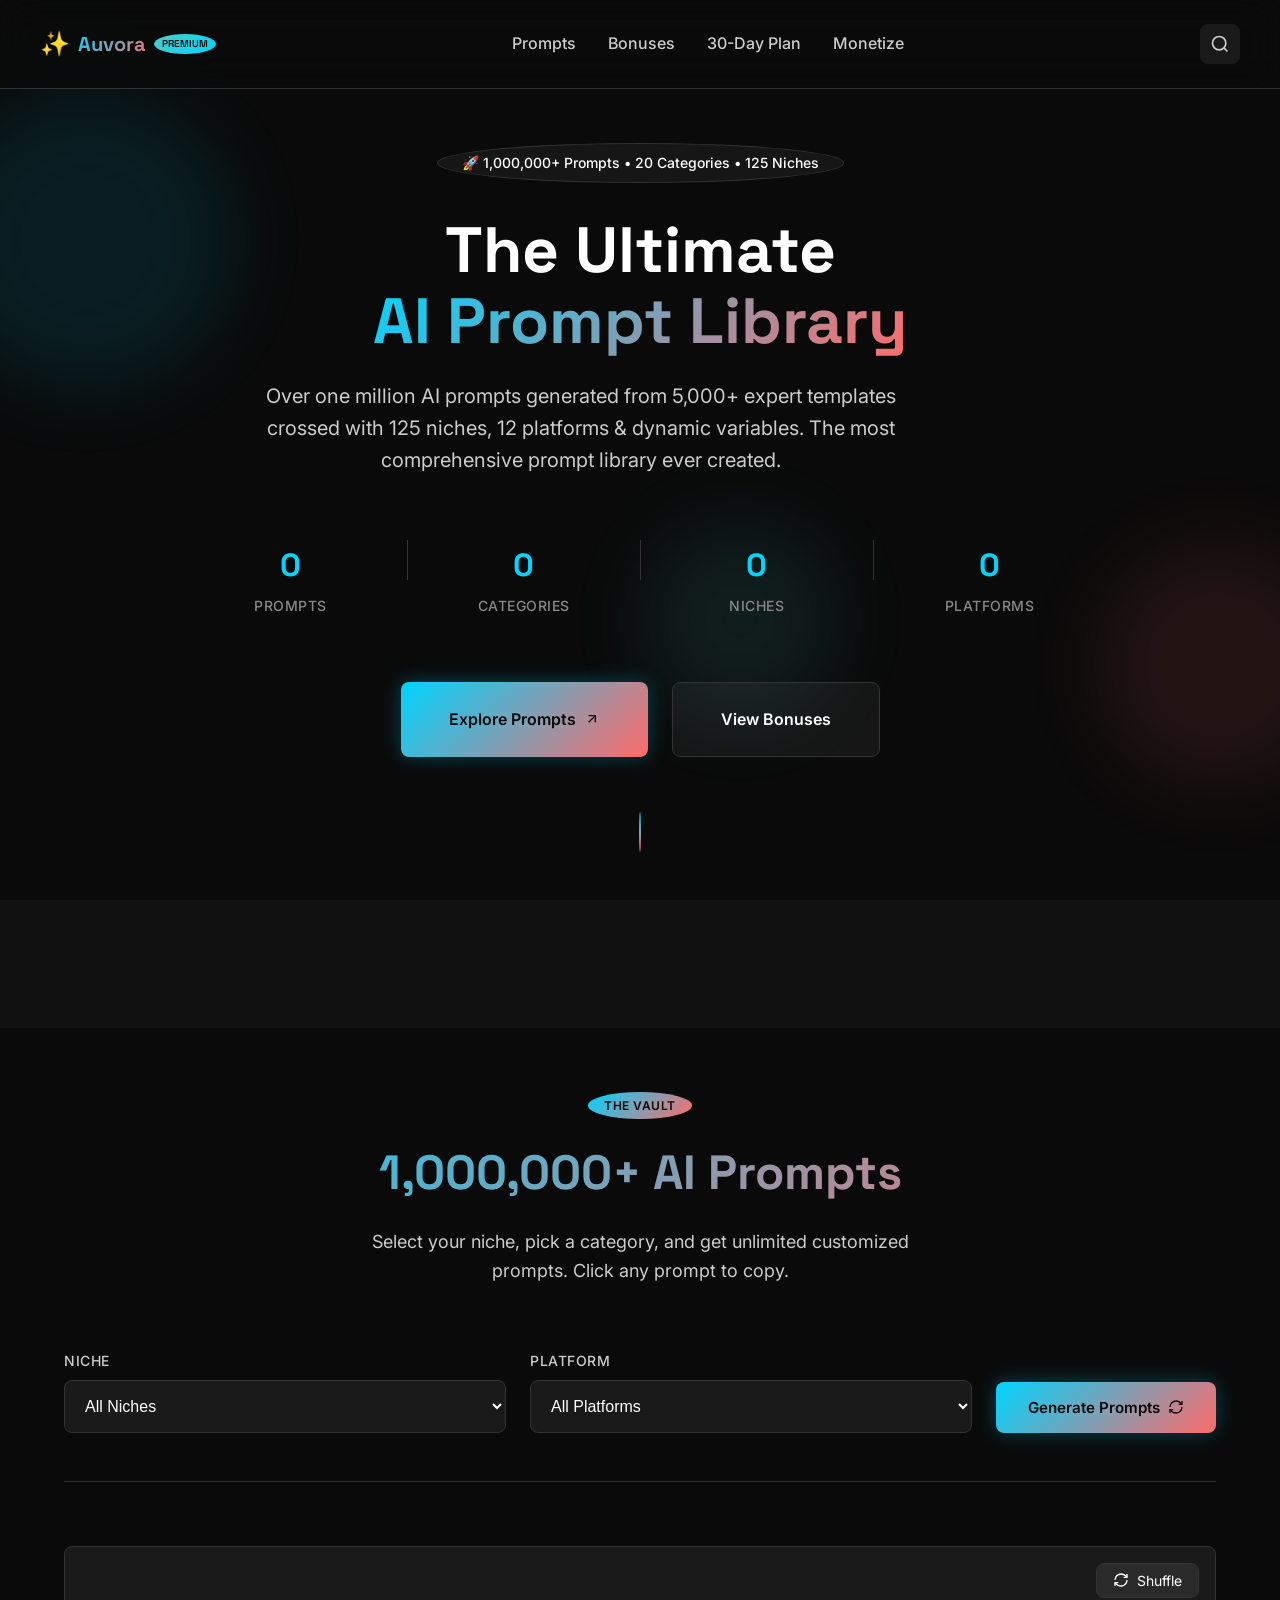
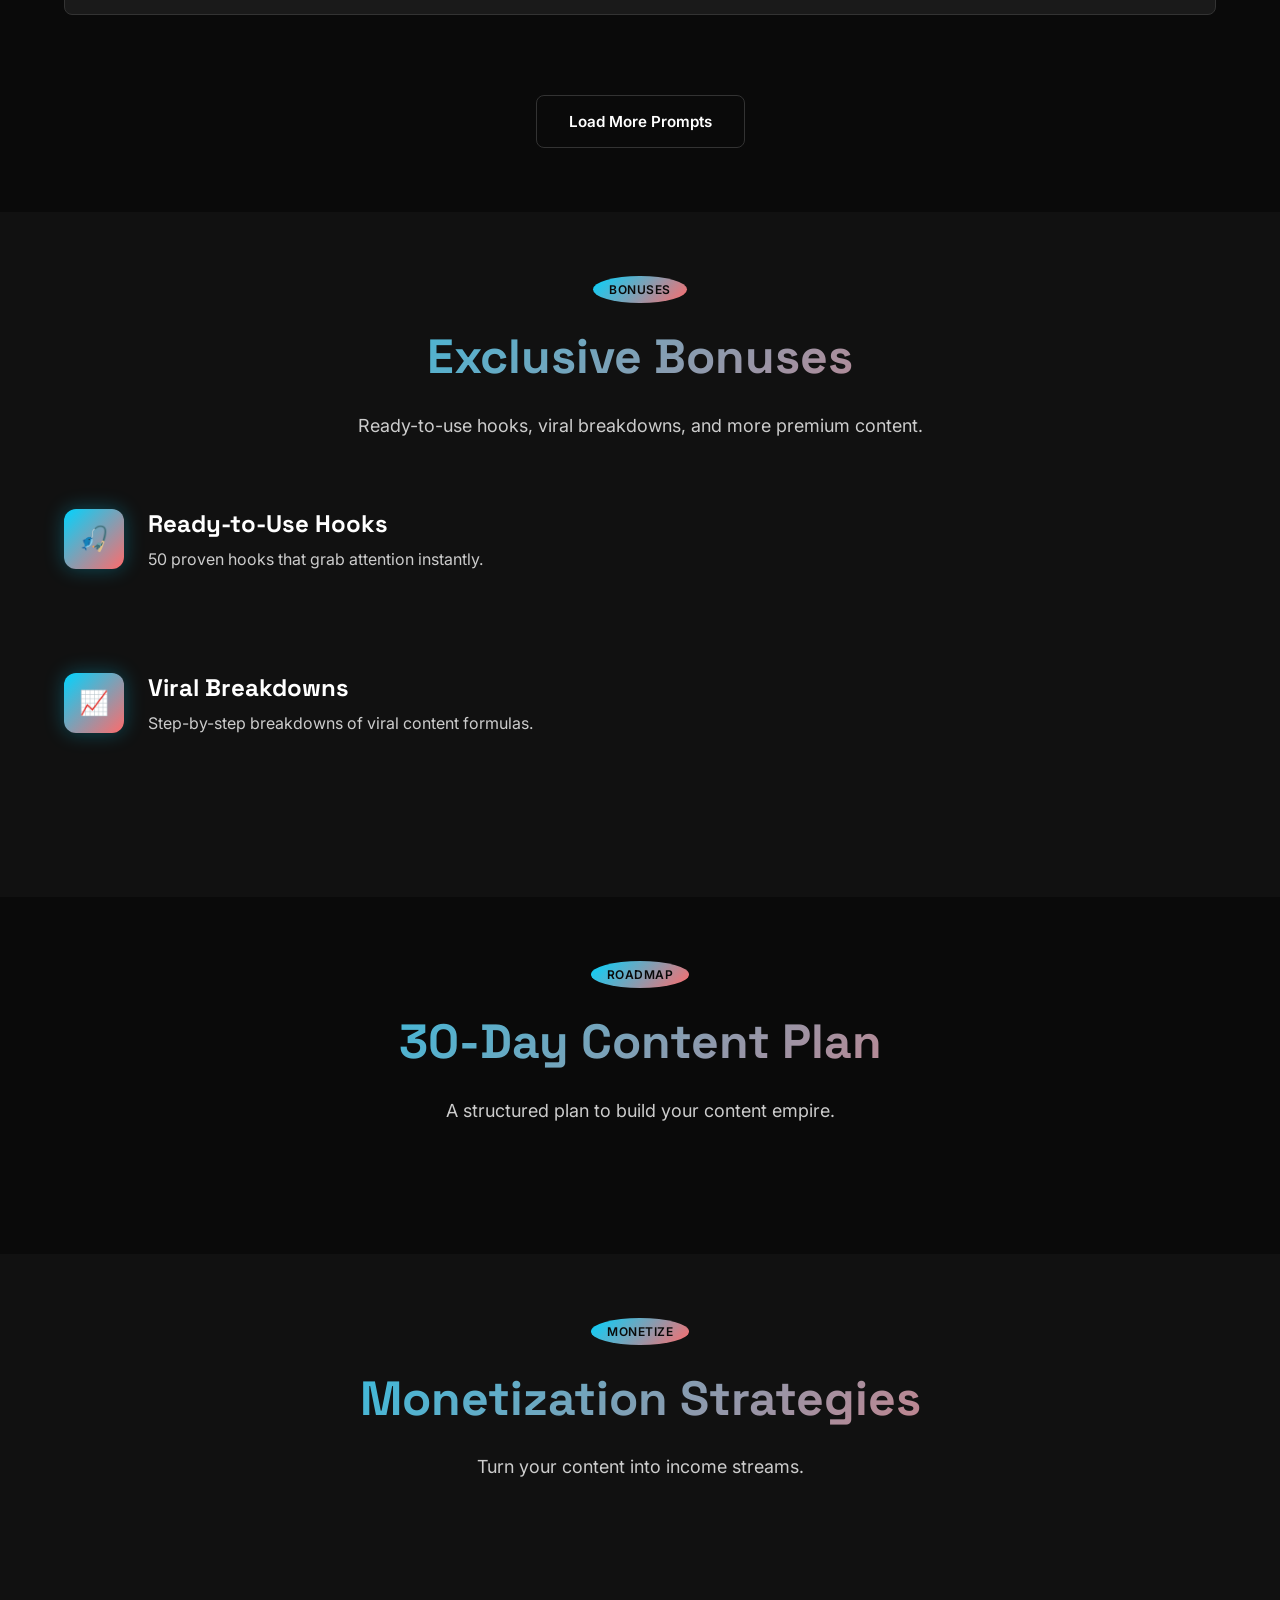
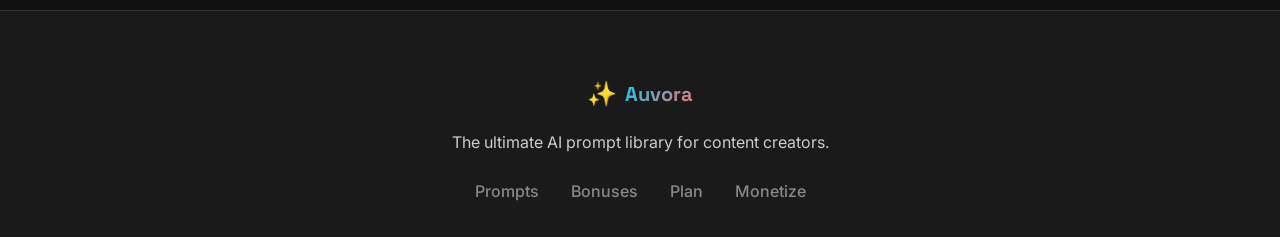
<file: index.html>
<!DOCTYPE html>
<html lang="en" class="no-js">
<head>
    <meta charset="UTF-8">
    <meta name="viewport" content="width=device-width, initial-scale=1.0">
    <title>Auvora - Premium AI Prompt Library</title>
    <meta name="description" content="1 Million+ expertly crafted AI prompts across 20 categories. Hooks, scripts, content ideas, captions, copywriting, email, SEO, branding & more. Plus 30-day plan, monetization guide & viral breakdowns.">
    <link rel="preconnect" href="https://fonts.googleapis.com">
    <link rel="preconnect" href="https://fonts.gstatic.com" crossorigin>
    <link href="https://fonts.googleapis.com/css2?family=Inter:wght@300;400;500;600;700;800;900&family=Space+Grotesk:wght@400;500;600;700&display=swap" rel="stylesheet">
    <link rel="stylesheet" href="styles.css">
</head>
<body>
    <div class="bg-animation">
        <div class="bg-orb bg-orb-1"></div>
        <div class="bg-orb bg-orb-2"></div>
        <div class="bg-orb bg-orb-3"></div>
    </div>

    <!-- Header -->
    <header class="header" id="header">
        <div class="container header-inner">
            <a href="#" class="logo">
                <span class="logo-icon">✨</span>
                <span class="logo-text">Auvora</span>
                <span class="logo-badge">Premium</span>
            </a>
            <nav class="nav" id="nav">
                <a href="#prompts" class="nav-link">Prompts</a>
                <a href="#bonuses" class="nav-link">Bonuses</a>
                <a href="#plan" class="nav-link">30-Day Plan</a>
                <a href="#monetization" class="nav-link">Monetize</a>
            </nav>
            <div class="header-actions">
                <button class="btn-search" id="searchToggle" aria-label="Search prompts">
                    <svg width="20" height="20" viewBox="0 0 24 24" fill="none" stroke="currentColor" stroke-width="2">
                        <circle cx="11" cy="11" r="8"></circle>
                        <path d="m21 21-4.35-4.35"></path>
                    </svg>
                </button>
                <button class="btn-mobile-menu" id="mobileMenuToggle" aria-label="Toggle menu">
                    <span></span>
                    <span></span>
                    <span></span>
                </button>
            </div>
        </div>
        <div class="search-bar" id="searchBar">
            <div class="container">
                <input type="text" id="searchInput" placeholder="Search 1,000,000+ prompts… (Ctrl+K)" autocomplete="off">
                <button class="search-close" id="searchClose">&times;</button>
            </div>
        </div>
    </header>

    <!-- Hero -->
    <section class="hero" id="hero">
        <div class="container">
            <div class="hero-badge animate-in">
                <span class="badge-pulse"></span>
                <span>🚀 1,000,000+ Prompts • 20 Categories • 125 Niches</span>
            </div>
            <h1 class="hero-title animate-in">
                The Ultimate<br>
                <span class="gradient-text">AI Prompt Library</span>
            </h1>
            <p class="hero-subtitle animate-in">
                Over one million AI prompts generated from 5,000+ expert templates crossed with 125 niches, 12 platforms & dynamic variables. The most comprehensive prompt library ever created.
            </p>
            <div class="hero-stats animate-in">
                <div class="stat">
                    <div class="stat-number" data-target="1000000">0</div>
                    <div class="stat-label">Prompts</div>
                </div>
                <div class="stat-divider"></div>
                <div class="stat">
                    <div class="stat-number" data-target="20">0</div>
                    <div class="stat-label">Categories</div>
                </div>
                <div class="stat-divider"></div>
                <div class="stat">
                    <div class="stat-number" data-target="125">0</div>
                    <div class="stat-label">Niches</div>
                </div>
                <div class="stat-divider"></div>
                <div class="stat">
                    <div class="stat-number" data-target="12">0</div>
                    <div class="stat-label">Platforms</div>
                </div>
            </div>
            <div class="hero-cta animate-in">
                <a href="#prompts" class="btn btn-primary btn-lg">
                    Explore Prompts
                    <svg width="16" height="16" viewBox="0 0 24 24" fill="none" stroke="currentColor" stroke-width="2">
                        <path d="M7 17 17 7"></path>
                        <path d="M7 7h10v10"></path>
                    </svg>
                </a>
                <a href="#bonuses" class="btn btn-ghost btn-lg">View Bonuses</a>
            </div>
        </div>
        <div class="hero-scroll-indicator"><div class="scroll-line"></div></div>
    </section>

    <!-- Category Showcase -->
    <section class="categories-showcase" id="categoriesShowcase">
        <div class="container">
            <div class="showcase-grid" id="showcaseGrid"></div>
        </div>
    </section>

    <!-- Prompts Section -->
    <section class="prompts-section" id="prompts">
        <div class="container">
            <div class="section-header animate-in">
                <span class="section-tag">THE VAULT</span>
                <h2 class="section-title">1,000,000+ AI Prompts</h2>
                <p class="section-desc">Select your niche, pick a category, and get unlimited customized prompts. Click any prompt to copy.</p>
            </div>

            <!-- Niche & Platform Selector -->
            <div class="selectors animate-in" id="selectors">
                <div class="selector-group">
                    <label class="selector-label" for="nicheSelect">Niche</label>
                    <select class="selector-select" id="nicheSelect">
                        <option value="">All Niches</option>
                    </select>
                </div>
                <div class="selector-group">
                    <label class="selector-label" for="platformSelect">Platform</label>
                    <select class="selector-select" id="platformSelect">
                        <option value="">All Platforms</option>
                    </select>
                </div>
                <button class="btn btn-primary btn-generate" id="generateBtn">
                    Generate Prompts
                    <svg width="16" height="16" viewBox="0 0 24 24" fill="none" stroke="currentColor" stroke-width="2">
                        <path d="M3 12a9 9 0 0 1 9-9 9.75 9.75 0 0 1 6.74 2.74L21 8"></path>
                        <path d="M21 3v5h-5"></path>
                        <path d="M21 12a9 9 0 0 1-9 9 9.75 9.75 0 0 1-6.74-2.74L3 16"></path>
                        <path d="M8 16H3v5"></path>
                    </svg>
                </button>
            </div>

            <!-- Category Tabs -->
            <div class="tabs-wrapper animate-in">
                <div class="tabs" id="categoryTabs"></div>
            </div>

            <!-- Sub-category Filter -->
            <div class="subcategory-filter" id="subcategoryFilter"></div>

            <!-- Prompt Count Display -->
            <div class="prompt-count-bar" id="promptCountBar">
                <span class="prompt-count-text"></span>
                <button class="btn-shuffle" id="shuffleBtn">
                    <svg width="16" height="16" viewBox="0 0 24 24" fill="none" stroke="currentColor" stroke-width="2">
                        <path d="M3 12a9 9 0 0 1 9-9 9.75 9.75 0 0 1 6.74 2.74L21 8"></path>
                        <path d="M21 3v5h-5"></path>
                        <path d="M21 12a9 9 0 0 1-9 9 9.75 9.75 0 0 1-6.74-2.74L3 16"></path>
                        <path d="M8 16H3v5"></path>
                    </svg>
                    Shuffle
                </button>
            </div>

            <!-- Prompts Grid -->
            <div class="prompts-grid" id="promptsGrid"></div>

            <!-- Load More -->
            <div class="load-more-wrapper" id="loadMoreWrapper">
                <button class="btn btn-outline" id="loadMoreBtn">Load More Prompts</button>
            </div>
        </div>
    </section>

    <!-- Bonuses Section -->
    <section class="bonuses-section" id="bonuses">
        <div class="container">
            <div class="section-header animate-in">
                <span class="section-tag">BONUSES</span>
                <h2 class="section-title">Exclusive Bonuses</h2>
                <p class="section-desc">Ready-to-use hooks, viral breakdowns, and more premium content.</p>
            </div>
            <div class="bonus-block animate-in" id="readyHooks">
                <div class="bonus-header">
                    <div class="bonus-icon-wrap">
                        <span class="bonus-icon">🎣</span>
                    </div>
                    <div>
                        <h3 class="bonus-title">Ready-to-Use Hooks</h3>
                        <p class="bonus-desc">50 proven hooks that grab attention instantly.</p>
                    </div>
                </div>
                <div class="hooks-grid" id="hooksGrid"></div>
            </div>
            <div class="bonus-block animate-in" id="viralBreakdowns">
                <div class="bonus-header">
                    <div class="bonus-icon-wrap">
                        <span class="bonus-icon">📈</span>
                    </div>
                    <div>
                        <h3 class="bonus-title">Viral Breakdowns</h3>
                        <p class="bonus-desc">Step-by-step breakdowns of viral content formulas.</p>
                    </div>
                </div>
                <div class="breakdowns-grid" id="breakdownsGrid"></div>
            </div>
        </div>
    </section>

    <!-- 30-Day Plan -->
    <section class="plan-section" id="plan">
        <div class="container">
            <div class="section-header animate-in">
                <span class="section-tag">ROADMAP</span>
                <h2 class="section-title">30-Day Content Plan</h2>
                <p class="section-desc">A structured plan to build your content empire.</p>
            </div>
            <div class="plan-grid" id="planGrid"></div>
        </div>
    </section>

    <!-- Monetization -->
    <section class="monetization-section" id="monetization">
        <div class="container">
            <div class="section-header animate-in">
                <span class="section-tag">MONETIZE</span>
                <h2 class="section-title">Monetization Strategies</h2>
                <p class="section-desc">Turn your content into income streams.</p>
            </div>
            <div class="monetization-grid" id="monetizationGrid"></div>
        </div>
    </section>

    <!-- Footer -->
    <footer class="footer">
        <div class="container">
            <div class="footer-inner">
                <div class="footer-logo">
                    <span class="logo-icon">✨</span>
                    <span class="logo-text">Auvora</span>
                </div>
                <p class="footer-desc">The ultimate AI prompt library for content creators.</p>
                <div class="footer-links">
                    <a href="#prompts">Prompts</a>
                    <a href="#bonuses">Bonuses</a>
                    <a href="#plan">Plan</a>
                    <a href="#monetization">Monetize</a>
                </div>
            </div>
        </div>
    </footer>

    <!-- Toast -->
    <div class="toast" id="toast">
        <svg width="16" height="16" viewBox="0 0 24 24" fill="none" stroke="currentColor" stroke-width="2"><path d="M20 6 9 17l-5-5"/></svg>
        <span id="toastMessage">Copied to clipboard!</span>
    </div>

    <!-- Scripts (order matters) -->
    <script src="prompt-templates-1.js"></script>
    <script src="prompt-templates-2.js"></script>
    <script src="prompt-engine.js"></script>
    <script src="prompts-data.js"></script>
    <script src="app.js"></script>
</body>
</html>
</file>
<file: styles.css>
/* ============================================
   AUVORA - PREMIUM AI PROMPT LIBRARY STYLES
   ============================================ */

/* --- CSS Variables / Design Tokens --- */
:root {
  /* Colors */
  --bg-primary: #0a0a0a;
  --bg-secondary: #111111;
  --bg-tertiary: #1a1a1a;
  --bg-accent: #2a2a2a;
  --text-primary: #ffffff;
  --text-secondary: #cccccc;
  --text-muted: #888888;
  --text-accent: #00d4ff;
  --accent-1: #00d4ff;
  --accent-2: #ff6b6b;
  --accent-3: #4ecdc4;
  --border: #333333;
  --border-hover: #444444;
  --success: #00ff88;
  --warning: #ffaa00;
  --error: #ff4444;

  /* Gradients */
  --gradient-primary: linear-gradient(135deg, var(--accent-1), var(--accent-2));
  --gradient-secondary: linear-gradient(135deg, var(--accent-3), var(--accent-1));
  --gradient-bg: linear-gradient(135deg, #0a0a0a, #1a1a1a, #0a0a0a);

  /* Shadows */
  --shadow-sm: 0 2px 8px rgba(0, 0, 0, 0.3);
  --shadow-md: 0 4px 16px rgba(0, 0, 0, 0.4);
  --shadow-lg: 0 8px 32px rgba(0, 0, 0, 0.5);
  --shadow-glow: 0 0 20px rgba(0, 212, 255, 0.3);

  /* Spacing */
  --space-xs: 0.25rem;
  --space-sm: 0.5rem;
  --space-md: 1rem;
  --space-lg: 1.5rem;
  --space-xl: 2rem;
  --space-2xl: 3rem;
  --space-3xl: 4rem;

  /* Border Radius */
  --radius-sm: 4px;
  --radius-md: 8px;
  --radius-lg: 12px;
  --radius-xl: 16px;
  --radius-full: 50%;

  /* Transitions */
  --transition-fast: 0.15s ease;
  --transition-normal: 0.3s ease;
  --transition-slow: 0.5s ease;
}

/* --- Reset & Base --- */
*, *::before, *::after {
  box-sizing: border-box;
  margin: 0;
  padding: 0;
}

html {
  scroll-behavior: smooth;
  font-size: 16px;
}

body {
  font-family: 'Inter', -apple-system, BlinkMacSystemFont, 'Segoe UI', Roboto, sans-serif;
  background: var(--bg-primary);
  color: var(--text-primary);
  line-height: 1.6;
  overflow-x: hidden;
}

::selection {
  background: var(--accent-1);
  color: var(--bg-primary);
}

a {
  color: inherit;
  text-decoration: none;
  transition: color var(--transition-fast);
}

button {
  cursor: pointer;
  border: none;
  background: none;
  font-family: inherit;
  color: inherit;
  transition: all var(--transition-fast);
}

img {
  max-width: 100%;
  display: block;
}

ul {
  list-style: none;
}

.container {
  max-width: 1200px;
  margin: 0 auto;
  padding: 0 var(--space-lg);
}

/* --- Background Animation --- */
.bg-animation {
  position: fixed;
  top: 0;
  left: 0;
  width: 100%;
  height: 100%;
  z-index: -1;
  overflow: hidden;
}

.bg-orb {
  position: absolute;
  border-radius: var(--radius-full);
  opacity: 0.1;
  filter: blur(40px);
  animation: float 20s infinite ease-in-out;
}

.bg-orb-1 {
  width: 300px;
  height: 300px;
  background: var(--accent-1);
  top: 10%;
  left: -5%;
  animation-delay: 0s;
}

.bg-orb-2 {
  width: 250px;
  height: 250px;
  background: var(--accent-2);
  top: 60%;
  right: -5%;
  animation-delay: -5s;
}

.bg-orb-3 {
  width: 200px;
  height: 200px;
  background: var(--accent-3);
  bottom: 20%;
  left: 50%;
  animation-delay: -10s;
}

@keyframes float {
  0%, 100% { transform: translateY(0px) rotate(0deg); }
  33% { transform: translateY(-20px) rotate(120deg); }
  66% { transform: translateY(20px) rotate(240deg); }
}

/* --- Animations --- */
.animate-in {
  opacity: 0;
  transform: translateY(30px);
  transition: all var(--transition-slow);
}

.no-js .animate-in {
  opacity: 1;
  transform: translateY(0);
}

.animate-in.visible {
  opacity: 1;
  transform: translateY(0);
}

/* --- Section Styles --- */
.section-header {
  text-align: center;
  margin-bottom: var(--space-3xl);
}

.section-tag {
  display: inline-block;
  background: var(--gradient-primary);
  color: var(--bg-primary);
  padding: var(--space-xs) var(--space-md);
  border-radius: var(--radius-full);
  font-size: 0.75rem;
  font-weight: 600;
  text-transform: uppercase;
  letter-spacing: 0.5px;
  margin-bottom: var(--space-md);
}

.section-title {
  font-family: 'Space Grotesk', monospace;
  font-size: clamp(2rem, 5vw, 3rem);
  font-weight: 700;
  margin-bottom: var(--space-md);
  background: var(--gradient-primary);
  -webkit-background-clip: text;
  -webkit-text-fill-color: transparent;
  background-clip: text;
}

.section-desc {
  font-size: 1.125rem;
  color: var(--text-secondary);
  max-width: 600px;
  margin: 0 auto;
}

/* --- Header --- */
.header {
  position: fixed;
  top: 0;
  left: 0;
  right: 0;
  z-index: 1000;
  background: rgba(10, 10, 10, 0.8);
  backdrop-filter: blur(20px);
  border-bottom: 1px solid var(--border);
  transition: all var(--transition-normal);
}

.header.scrolled {
  background: rgba(10, 10, 10, 0.95);
  box-shadow: var(--shadow-md);
}

.header-inner {
  display: flex;
  align-items: center;
  justify-content: space-between;
  padding: var(--space-lg) 0;
}

.logo {
  display: flex;
  align-items: center;
  gap: var(--space-sm);
  font-family: 'Space Grotesk', monospace;
  font-weight: 700;
  font-size: 1.25rem;
  transition: transform var(--transition-fast);
}

.logo:hover {
  transform: scale(1.05);
}

.logo-icon {
  font-size: 1.5rem;
  color: var(--accent-1);
}

.logo-text {
  background: var(--gradient-primary);
  -webkit-background-clip: text;
  -webkit-text-fill-color: transparent;
  background-clip: text;
}

.logo-badge {
  background: var(--gradient-secondary);
  color: var(--bg-primary);
  padding: 2px 8px;
  border-radius: var(--radius-full);
  font-size: 0.625rem;
  font-weight: 600;
  text-transform: uppercase;
}

.nav {
  display: flex;
  gap: var(--space-xl);
}

.nav-link {
  position: relative;
  font-weight: 500;
  color: var(--text-secondary);
  transition: color var(--transition-fast);
}

.nav-link:hover,
.nav-link.active {
  color: var(--text-primary);
}

.nav-link::after {
  content: '';
  position: absolute;
  bottom: -5px;
  left: 0;
  width: 0;
  height: 2px;
  background: var(--gradient-primary);
  transition: width var(--transition-fast);
}

.nav-link:hover::after,
.nav-link.active::after {
  width: 100%;
}

.header-actions {
  display: flex;
  align-items: center;
  gap: var(--space-md);
}

.btn-search {
  display: flex;
  align-items: center;
  justify-content: center;
  width: 40px;
  height: 40px;
  border-radius: var(--radius-md);
  background: var(--bg-tertiary);
  color: var(--text-secondary);
  transition: all var(--transition-fast);
}

.btn-search:hover {
  background: var(--bg-accent);
  color: var(--text-primary);
  box-shadow: var(--shadow-glow);
}

.btn-mobile-menu {
  display: none;
  flex-direction: column;
  gap: 4px;
  width: 30px;
  height: 24px;
  background: none;
  cursor: pointer;
}

.btn-mobile-menu span {
  width: 100%;
  height: 2px;
  background: var(--text-primary);
  transition: all var(--transition-fast);
  transform-origin: center;
}

/* Search Bar */
.search-bar {
  position: absolute;
  top: 100%;
  left: 0;
  right: 0;
  background: var(--bg-secondary);
  border-bottom: 1px solid var(--border);
  transform: translateY(-100%);
  opacity: 0;
  visibility: hidden;
  transition: all var(--transition-normal);
}

.search-bar.active {
  transform: translateY(0);
  opacity: 1;
  visibility: visible;
}

.search-bar .container {
  display: flex;
  align-items: center;
  gap: var(--space-md);
  padding: var(--space-lg) 0;
}

.search-bar input {
  flex: 1;
  background: var(--bg-tertiary);
  border: 1px solid var(--border);
  border-radius: var(--radius-md);
  padding: var(--space-md);
  color: var(--text-primary);
  font-size: 1rem;
  transition: border-color var(--transition-fast);
}

.search-bar input:focus {
  outline: none;
  border-color: var(--accent-1);
  box-shadow: var(--shadow-glow);
}

.search-bar input::placeholder {
  color: var(--text-muted);
}

.search-close {
  width: 40px;
  height: 40px;
  display: flex;
  align-items: center;
  justify-content: center;
  border-radius: var(--radius-md);
  background: var(--bg-tertiary);
  color: var(--text-secondary);
  font-size: 1.25rem;
  transition: all var(--transition-fast);
}

.search-close:hover {
  background: var(--bg-accent);
  color: var(--text-primary);
}

/* --- Hero --- */
.hero {
  min-height: 100vh;
  display: flex;
  flex-direction: column;
  justify-content: center;
  align-items: center;
  text-align: center;
  padding: var(--space-3xl) var(--space-lg);
  position: relative;
}

.hero-badge {
  display: inline-flex;
  align-items: center;
  gap: var(--space-sm);
  background: rgba(255, 255, 255, 0.05);
  border: 1px solid var(--border);
  border-radius: var(--radius-full);
  padding: var(--space-sm) var(--space-lg);
  font-size: 0.875rem;
  font-weight: 500;
  margin-bottom: var(--space-xl);
  position: relative;
  overflow: hidden;
}

.badge-pulse {
  position: absolute;
  top: 0;
  left: -100%;
  width: 100%;
  height: 100%;
  background: var(--gradient-primary);
  opacity: 0.3;
  animation: pulse 2s infinite;
}

@keyframes pulse {
  0% { left: -100%; }
  50% { left: 100%; }
  100% { left: 100%; }
}

.hero-title {
  font-family: 'Space Grotesk', monospace;
  font-size: clamp(2.5rem, 8vw, 4rem);
  font-weight: 800;
  line-height: 1.1;
  margin-bottom: var(--space-lg);
}

.gradient-text {
  background: var(--gradient-primary);
  -webkit-background-clip: text;
  -webkit-text-fill-color: transparent;
  background-clip: text;
}

.hero-subtitle {
  font-size: 1.25rem;
  color: var(--text-secondary);
  max-width: 700px;
  margin-bottom: var(--space-3xl);
  line-height: 1.6;
}

.hero-stats {
  display: flex;
  gap: var(--space-xl);
  margin-bottom: var(--space-3xl);
  flex-wrap: wrap;
  justify-content: center;
}

.stat {
  text-align: center;
  min-width: 120px;
}

.stat-number {
  font-family: 'Space Grotesk', monospace;
  font-size: 2rem;
  font-weight: 700;
  color: var(--accent-1);
  margin-bottom: var(--space-xs);
}

.stat-label {
  font-size: 0.875rem;
  color: var(--text-muted);
  text-transform: uppercase;
  letter-spacing: 0.5px;
  font-weight: 500;
}

.stat-divider {
  width: 1px;
  height: 40px;
  background: var(--border);
  margin: 0 var(--space-lg);
}

.hero-cta {
  display: flex;
  gap: var(--space-lg);
  flex-wrap: wrap;
  justify-content: center;
}

.hero-scroll-indicator {
  position: absolute;
  bottom: var(--space-2xl);
  left: 50%;
  transform: translateX(-50%);
  animation: scrollPulse 2s infinite;
}

.scroll-line {
  width: 2px;
  height: 40px;
  background: var(--gradient-primary);
  border-radius: var(--radius-full);
  position: relative;
}

@keyframes scrollPulse {
  0%, 100% { opacity: 0.5; transform: scaleY(1); }
  50% { opacity: 1; transform: scaleY(1.2); }
}

/* --- Buttons --- */
.btn {
  display: inline-flex;
  align-items: center;
  gap: var(--space-sm);
  padding: var(--space-md) var(--space-xl);
  border-radius: var(--radius-md);
  font-weight: 600;
  font-size: 0.95rem;
  text-align: center;
  transition: all var(--transition-fast);
  position: relative;
  overflow: hidden;
}

.btn::before {
  content: '';
  position: absolute;
  top: 0;
  left: -100%;
  width: 100%;
  height: 100%;
  background: linear-gradient(90deg, transparent, rgba(255, 255, 255, 0.1), transparent);
  transition: left var(--transition-normal);
}

.btn:hover::before {
  left: 100%;
}

.btn-primary {
  background: var(--gradient-primary);
  color: var(--bg-primary);
  box-shadow: var(--shadow-glow);
}

.btn-primary:hover {
  transform: translateY(-2px);
  box-shadow: 0 0 30px rgba(0, 212, 255, 0.5);
}

.btn-ghost {
  background: rgba(255, 255, 255, 0.05);
  border: 1px solid var(--border);
  color: var(--text-primary);
}

.btn-ghost:hover {
  background: rgba(255, 255, 255, 0.1);
  border-color: var(--accent-1);
  box-shadow: var(--shadow-glow);
}

.btn-outline {
  background: transparent;
  border: 1px solid var(--border);
  color: var(--text-primary);
}

.btn-outline:hover {
  background: var(--bg-accent);
  border-color: var(--accent-1);
}

.btn-lg {
  padding: var(--space-lg) var(--space-2xl);
  font-size: 1rem;
}

/* --- Category Showcase --- */
.categories-showcase {
  padding: var(--space-3xl) 0;
  background: var(--bg-secondary);
}

.showcase-grid {
  display: grid;
  grid-template-columns: repeat(auto-fit, minmax(280px, 1fr));
  gap: var(--space-xl);
}

/* --- Selectors --- */
.selectors {
  display: flex;
  gap: var(--space-lg);
  margin-bottom: var(--space-2xl);
  flex-wrap: wrap;
  align-items: end;
}

.selector-group {
  flex: 1;
  min-width: 200px;
}

.selector-label {
  display: block;
  font-size: 0.875rem;
  font-weight: 500;
  color: var(--text-secondary);
  margin-bottom: var(--space-sm);
  text-transform: uppercase;
  letter-spacing: 0.5px;
}

.selector-select {
  width: 100%;
  background: var(--bg-tertiary);
  border: 1px solid var(--border);
  border-radius: var(--radius-md);
  padding: var(--space-md);
  color: var(--text-primary);
  font-size: 1rem;
  cursor: pointer;
  transition: all var(--transition-fast);
}

.selector-select:focus {
  outline: none;
  border-color: var(--accent-1);
  box-shadow: var(--shadow-glow);
}

.selector-select option {
  background: var(--bg-secondary);
  color: var(--text-primary);
}

/* --- Prompts Section --- */
.prompts-section {
  padding: var(--space-3xl) 0;
}

/* Tabs */
.tabs-wrapper {
  margin-bottom: var(--space-xl);
  border-bottom: 1px solid var(--border);
}

.tabs {
  display: flex;
  gap: var(--space-sm);
  overflow-x: auto;
  scrollbar-width: none;
  -ms-overflow-style: none;
}

.tabs::-webkit-scrollbar {
  display: none;
}

.tab {
  flex-shrink: 0;
  padding: var(--space-md) var(--space-lg);
  background: var(--bg-tertiary);
  border: 1px solid var(--border);
  border-radius: var(--radius-md) var(--radius-md) 0 0;
  color: var(--text-secondary);
  font-weight: 500;
  cursor: pointer;
  transition: all var(--transition-fast);
  display: flex;
  align-items: center;
  gap: var(--space-sm);
}

.tab:hover {
  background: var(--bg-accent);
  color: var(--text-primary);
  border-color: var(--border-hover);
}

.tab.active {
  background: var(--bg-primary);
  color: var(--accent-1);
  border-color: var(--accent-1);
  border-bottom-color: var(--bg-primary);
}

.tab-icon {
  font-size: 1rem;
}

/* Subcategory Filter */
.subcategory-filter {
  display: flex;
  flex-wrap: wrap;
  gap: var(--space-sm);
  margin-bottom: var(--space-xl);
}

.subcategory-btn {
  padding: var(--space-sm) var(--space-md);
  background: var(--bg-tertiary);
  border: 1px solid var(--border);
  border-radius: var(--radius-full);
  color: var(--text-secondary);
  font-size: 0.875rem;
  cursor: pointer;
  transition: all var(--transition-fast);
}

.subcategory-btn:hover {
  background: var(--bg-accent);
  color: var(--text-primary);
  border-color: var(--border-hover);
}

.subcategory-btn.active {
  background: var(--gradient-primary);
  color: var(--bg-primary);
  border-color: transparent;
}

/* Prompt Count Bar */
.prompt-count-bar {
  display: flex;
  justify-content: space-between;
  align-items: center;
  margin-bottom: var(--space-xl);
  padding: var(--space-md);
  background: var(--bg-tertiary);
  border-radius: var(--radius-md);
  border: 1px solid var(--border);
}

.prompt-count-text {
  font-size: 0.875rem;
  color: var(--text-secondary);
}

.prompt-count-text strong {
  color: var(--accent-1);
  font-weight: 600;
}

.btn-shuffle {
  display: flex;
  align-items: center;
  gap: var(--space-sm);
  padding: var(--space-sm) var(--space-md);
  background: var(--bg-accent);
  border: 1px solid var(--border);
  border-radius: var(--radius-md);
  color: var(--text-primary);
  font-size: 0.875rem;
  cursor: pointer;
  transition: all var(--transition-fast);
}

.btn-shuffle:hover {
  background: var(--gradient-primary);
  color: var(--bg-primary);
  border-color: transparent;
  box-shadow: var(--shadow-glow);
}

/* Prompts Grid */
.prompts-grid {
  display: grid;
  grid-template-columns: repeat(auto-fill, minmax(350px, 1fr));
  gap: var(--space-lg);
  margin-bottom: var(--space-2xl);
}

/* No Results */
.no-results {
  text-align: center;
  padding: var(--space-3xl) var(--space-lg);
  color: var(--text-muted);
}

.no-results-icon {
  margin-bottom: var(--space-lg);
  opacity: 0.5;
}

/* Load More */
.load-more-wrapper {
  text-align: center;
}

/* --- Bonuses Section --- */
.bonuses-section {
  padding: var(--space-3xl) 0;
  background: var(--bg-secondary);
}

.bonus-block {
  margin-bottom: var(--space-3xl);
}

.bonus-header {
  display: flex;
  align-items: center;
  gap: var(--space-lg);
  margin-bottom: var(--space-xl);
}

.bonus-icon-wrap {
  width: 60px;
  height: 60px;
  border-radius: var(--radius-lg);
  background: var(--gradient-primary);
  display: flex;
  align-items: center;
  justify-content: center;
  box-shadow: var(--shadow-glow);
}

.bonus-icon {
  font-size: 1.5rem;
}

.bonus-title {
  font-family: 'Space Grotesk', monospace;
  font-size: 1.5rem;
  font-weight: 700;
  margin-bottom: var(--space-xs);
}

.bonus-desc {
  color: var(--text-secondary);
  font-size: 1rem;
}

/* Hooks Grid */
.hooks-grid {
  display: grid;
  grid-template-columns: repeat(auto-fill, minmax(300px, 1fr));
  gap: var(--space-lg);
}

/* Breakdowns Grid */
.breakdowns-grid {
  display: grid;
  grid-template-columns: repeat(auto-fill, minmax(350px, 1fr));
  gap: var(--space-lg);
}

/* --- 30-Day Plan --- */
.plan-section {
  padding: var(--space-3xl) 0;
}

.plan-grid {
  display: grid;
  grid-template-columns: repeat(auto-fit, minmax(300px, 1fr));
  gap: var(--space-xl);
}

.plan-week {
  background: var(--bg-tertiary);
  border: 1px solid var(--border);
  border-radius: var(--radius-lg);
  padding: var(--space-xl);
  transition: all var(--transition-fast);
}

.plan-week:hover {
  border-color: var(--border-hover);
  box-shadow: var(--shadow-md);
}

.plan-week-title {
  font-family: 'Space Grotesk', monospace;
  font-size: 1.25rem;
  font-weight: 700;
  margin-bottom: var(--space-lg);
  display: flex;
  align-items: center;
  justify-content: space-between;
}

.plan-week-badge {
  background: var(--gradient-primary);
  color: var(--bg-primary);
  padding: var(--space-xs) var(--space-sm);
  border-radius: var(--radius-full);
  font-size: 0.75rem;
  font-weight: 600;
  text-transform: uppercase;
}

.plan-card {
  background: var(--bg-accent);
  border: 1px solid var(--border);
  border-radius: var(--radius-md);
  padding: var(--space-lg);
  margin-bottom: var(--space-md);
  transition: all var(--transition-fast);
}

.plan-card:hover {
  border-color: var(--border-hover);
  box-shadow: var(--shadow-sm);
}

.plan-day {
  font-weight: 600;
  color: var(--accent-1);
  margin-bottom: var(--space-sm);
}

.plan-theme {
  font-size: 1.125rem;
  font-weight: 600;
  margin-bottom: var(--space-md);
}

.plan-tasks {
  margin: 0;
}

.plan-tasks li {
  display: flex;
  align-items: flex-start;
  gap: var(--space-sm);
  margin-bottom: var(--space-sm);
  font-size: 0.875rem;
  color: var(--text-secondary);
}

.plan-tasks li::before {
  content: '✓';
  color: var(--success);
  font-weight: bold;
  flex-shrink: 0;
  margin-top: 2px;
}

/* --- Monetization --- */
.monetization-section {
  padding: var(--space-3xl) 0;
  background: var(--bg-secondary);
}

.monetization-grid {
  display: grid;
  grid-template-columns: repeat(auto-fit, minmax(300px, 1fr));
  gap: var(--space-xl);
}

.monetization-card {
  background: var(--bg-tertiary);
  border: 1px solid var(--border);
  border-radius: var(--radius-lg);
  padding: var(--space-xl);
  transition: all var(--transition-fast);
}

.monetization-card:hover {
  border-color: var(--border-hover);
  box-shadow: var(--shadow-md);
  transform: translateY(-2px);
}

/* --- Footer --- */
.footer {
  background: var(--bg-tertiary);
  border-top: 1px solid var(--border);
  padding: var(--space-3xl) 0 var(--space-xl);
}

.footer-inner {
  text-align: center;
}

.footer-logo {
  display: inline-flex;
  align-items: center;
  gap: var(--space-sm);
  font-family: 'Space Grotesk', monospace;
  font-weight: 700;
  font-size: 1.25rem;
  margin-bottom: var(--space-md);
}

.footer-desc {
  color: var(--text-secondary);
  margin-bottom: var(--space-lg);
  max-width: 400px;
  margin-left: auto;
  margin-right: auto;
}

.footer-links {
  display: flex;
  justify-content: center;
  gap: var(--space-xl);
  flex-wrap: wrap;
}

.footer-links a {
  color: var(--text-muted);
  font-weight: 500;
  transition: color var(--transition-fast);
}

.footer-links a:hover {
  color: var(--accent-1);
}

/* --- Toast --- */
.toast {
  position: fixed;
  bottom: var(--space-2xl);
  right: var(--space-2xl);
  background: var(--bg-tertiary);
  border: 1px solid var(--border);
  border-radius: var(--radius-md);
  padding: var(--space-md) var(--space-lg);
  display: flex;
  align-items: center;
  gap: var(--space-sm);
  box-shadow: var(--shadow-lg);
  transform: translateY(100px);
  opacity: 0;
  transition: all var(--transition-normal);
  z-index: 1000;
}

.toast.show {
  transform: translateY(0);
  opacity: 1;
}

.toast svg {
  color: var(--success);
}

/* --- Responsive Design --- */
@media (max-width: 768px) {
  .nav {
    display: none;
  }

  .nav.open {
    display: flex;
    position: absolute;
    top: 100%;
    left: 0;
    right: 0;
    background: var(--bg-secondary);
    flex-direction: column;
    padding: var(--space-lg);
    border-bottom: 1px solid var(--border);
    gap: var(--space-md);
  }

  .btn-mobile-menu {
    display: flex;
  }

  .selectors {
    flex-direction: column;
    align-items: stretch;
  }

  .selector-group {
    min-width: auto;
  }

  .hero-stats {
    gap: var(--space-lg);
  }

  .stat-divider {
    display: none;
  }

  .hero-cta {
    flex-direction: column;
    align-items: center;
  }

  .prompt-count-bar {
    flex-direction: column;
    gap: var(--space-md);
    align-items: stretch;
  }

  .bonus-header {
    flex-direction: column;
    text-align: center;
  }

  .footer-links {
    flex-direction: column;
    gap: var(--space-md);
  }

  .toast {
    left: var(--space-lg);
    right: var(--space-lg);
    bottom: var(--space-lg);
  }
}

@media (max-width: 480px) {
  .container {
    padding: 0 var(--space-md);
  }

  .hero {
    padding: var(--space-2xl) var(--space-md);
  }

  .section-title {
    font-size: clamp(1.75rem, 8vw, 2.5rem);
  }

  .prompts-grid {
    grid-template-columns: 1fr;
  }

  .hooks-grid,
  .breakdowns-grid {
    grid-template-columns: 1fr;
  }
}
</file>
